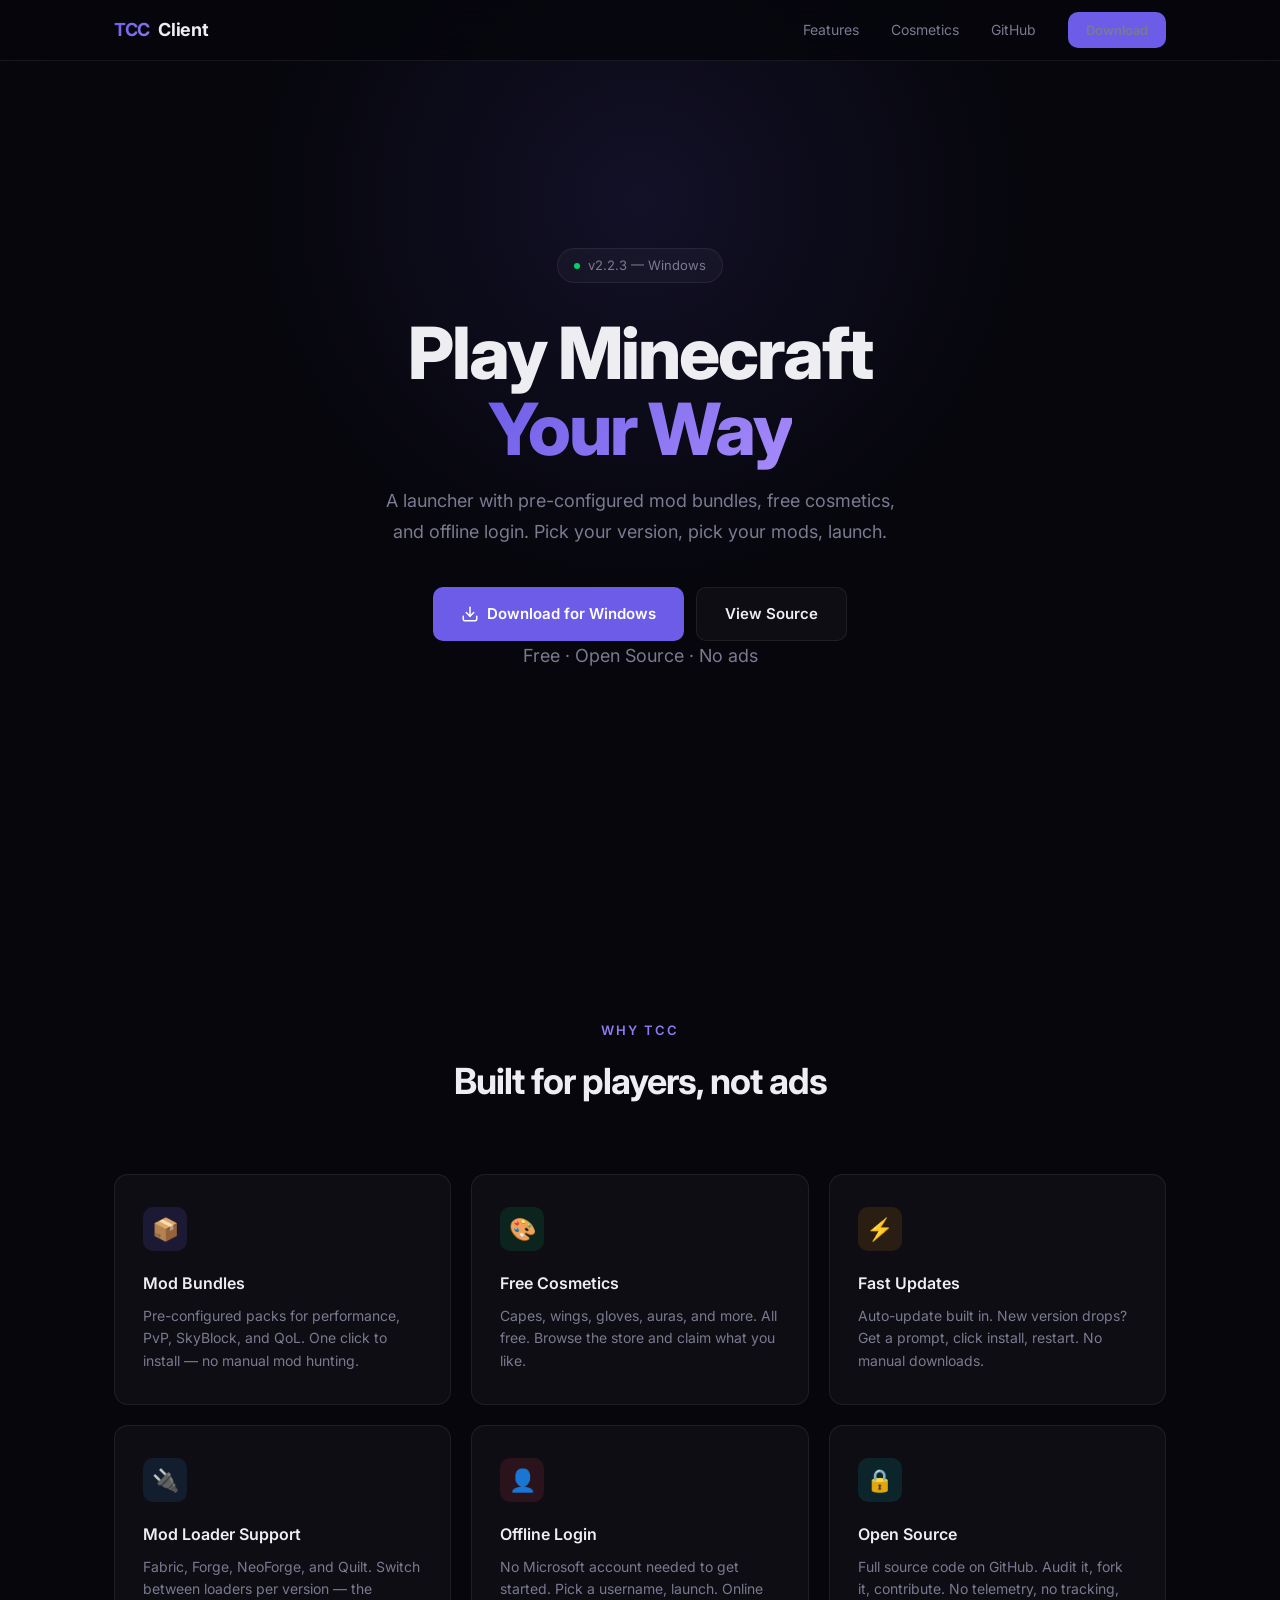
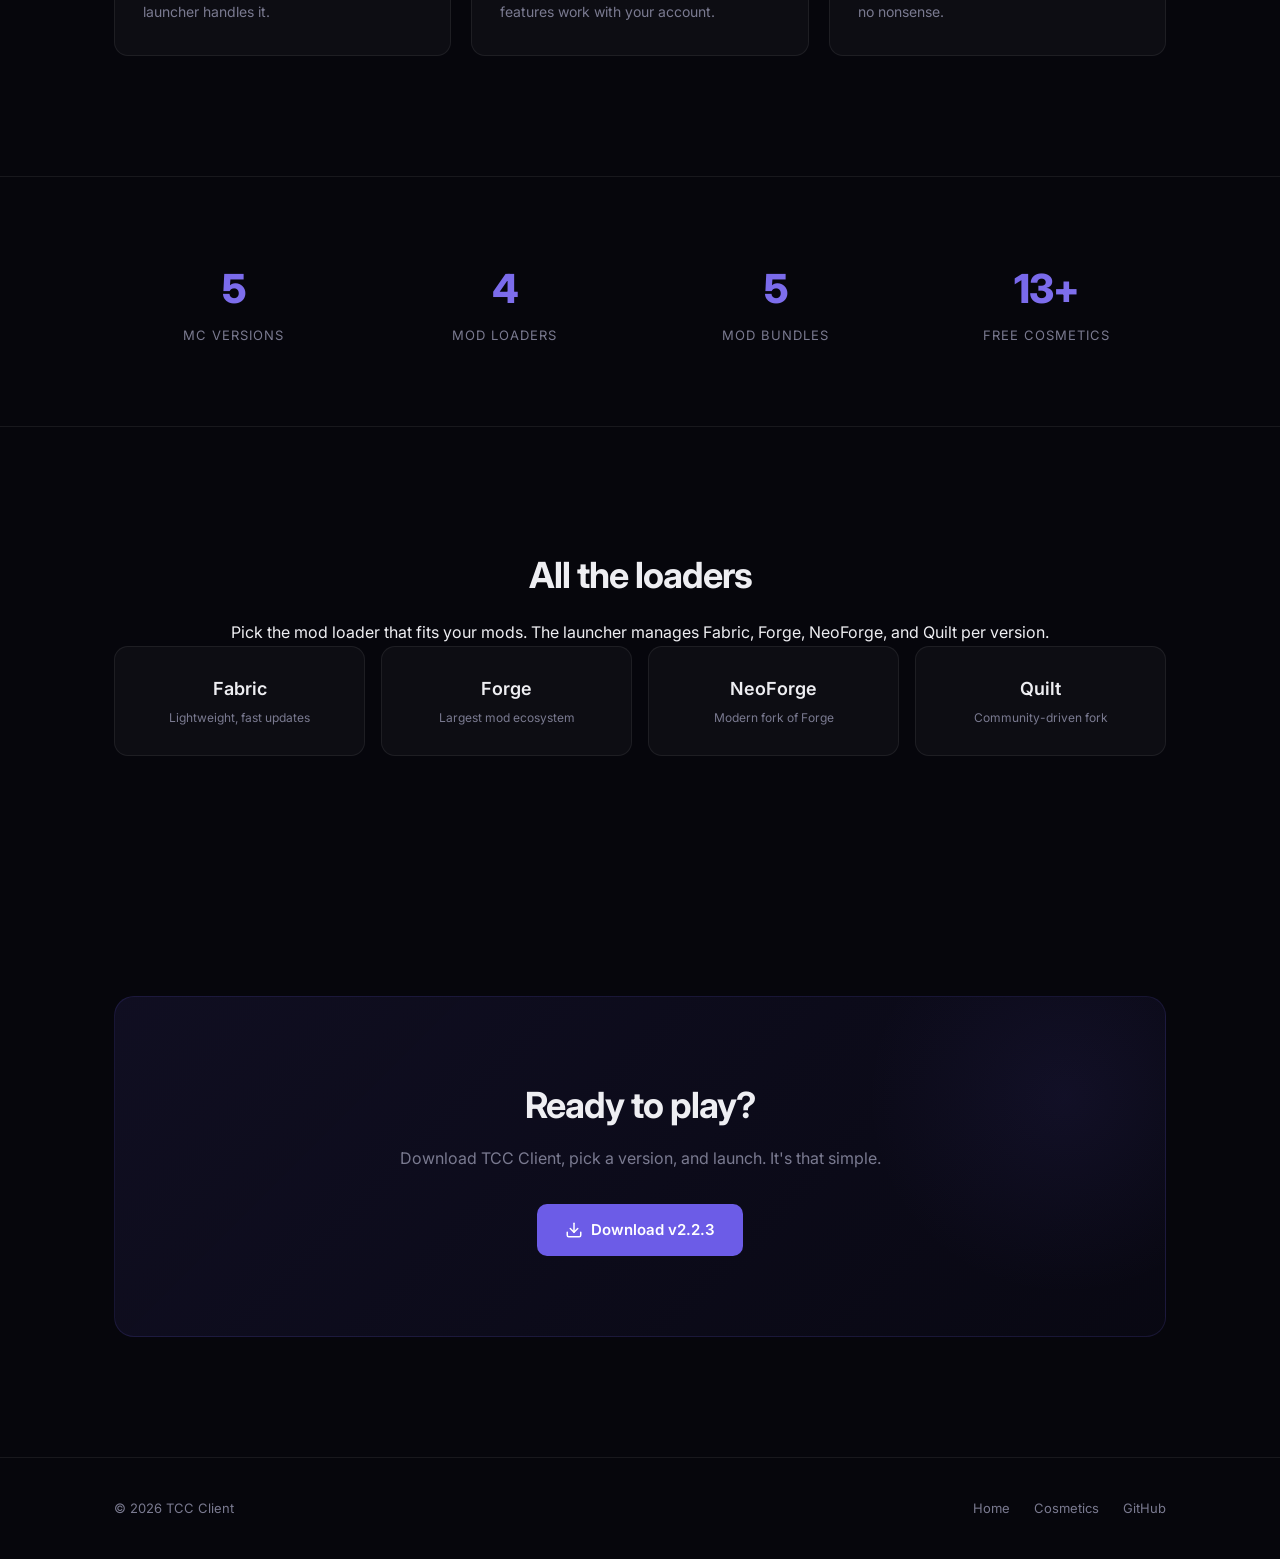
<file: backend/public/index.html>
<!DOCTYPE html>
<html lang="en">
<head>
  <meta charset="utf-8">
  <meta name="viewport" content="width=device-width, initial-scale=1">
  <title>TCC Client — Minecraft Launcher</title>
  <meta name="description" content="A fast, modded Minecraft launcher with pre-configured bundles, free cosmetics, and offline login support.">
  <link rel="icon" type="image/png" sizes="32x32" href="/favicon-32x32.png">
  <link rel="preconnect" href="https://fonts.googleapis.com">
  <link rel="preconnect" href="https://fonts.gstatic.com" crossorigin>
  <link href="https://fonts.googleapis.com/css2?family=Inter:wght@400;500;600;700;800&display=swap" rel="stylesheet">
  <style>
    *, *::before, *::after { box-sizing: border-box; margin: 0; padding: 0; }

    :root {
      --bg: #06060c;
      --surface: rgba(255,255,255,0.03);
      --border: rgba(255,255,255,0.07);
      --text: #eeeef2;
      --text-dim: #7a7a90;
      --accent: #6c5ce7;
      --accent-light: #8b7cf0;
      --green: #00d26a;
      --radius: 14px;
    }

    html { scroll-behavior: smooth; }

    body {
      font-family: 'Inter', -apple-system, BlinkMacSystemFont, sans-serif;
      background: var(--bg);
      color: var(--text);
      line-height: 1.6;
      -webkit-font-smoothing: antialiased;
      overflow-x: hidden;
    }

    a { color: inherit; text-decoration: none; }

    .container {
      max-width: 1100px;
      margin: 0 auto;
      padding: 0 24px;
    }

    /* ── Nav ── */
    nav {
      position: fixed;
      top: 0;
      width: 100%;
      z-index: 100;
      background: rgba(6,6,12,0.8);
      backdrop-filter: blur(20px);
      border-bottom: 1px solid var(--border);
    }
    nav .container {
      height: 60px;
      display: flex;
      align-items: center;
      justify-content: space-between;
    }
    .nav-logo {
      font-size: 18px;
      font-weight: 700;
      letter-spacing: -0.3px;
      display: flex;
      align-items: center;
      gap: 8px;
    }
    .nav-logo span {
      background: linear-gradient(135deg, var(--accent), var(--accent-light));
      -webkit-background-clip: text;
      -webkit-text-fill-color: transparent;
    }
    .nav-links {
      display: flex;
      gap: 32px;
      align-items: center;
    }
    .nav-links a {
      font-size: 14px;
      color: var(--text-dim);
      transition: color 0.2s;
    }
    .nav-links a:hover { color: var(--text); }

    /* ── Hero ── */
    .hero {
      min-height: 100vh;
      display: flex;
      align-items: center;
      justify-content: center;
      text-align: center;
      position: relative;
      padding-top: 60px;
    }
    .hero::before {
      content: '';
      position: absolute;
      top: -200px;
      left: 50%;
      transform: translateX(-50%);
      width: 800px;
      height: 800px;
      background: radial-gradient(circle, rgba(108,92,231,0.12) 0%, transparent 70%);
      pointer-events: none;
    }
    .hero-content {
      position: relative;
      z-index: 1;
    }
    .hero-tag {
      display: inline-flex;
      align-items: center;
      gap: 8px;
      padding: 6px 16px;
      border-radius: 24px;
      border: 1px solid var(--border);
      background: var(--surface);
      font-size: 13px;
      color: var(--text-dim);
      margin-bottom: 32px;
    }
    .hero-tag .dot {
      width: 6px;
      height: 6px;
      border-radius: 50%;
      background: var(--green);
    }
    .hero h1 {
      font-size: clamp(40px, 7vw, 72px);
      font-weight: 800;
      letter-spacing: -2px;
      line-height: 1.05;
      margin-bottom: 20px;
    }
    .hero h1 em {
      font-style: normal;
      background: linear-gradient(135deg, var(--accent), #a78bfa);
      -webkit-background-clip: text;
      -webkit-text-fill-color: transparent;
    }
    .hero p {
      font-size: 18px;
      color: var(--text-dim);
      max-width: 520px;
      margin: 0 auto 40px;
      line-height: 1.7;
    }
    .hero-buttons {
      display: flex;
      gap: 12px;
      justify-content: center;
      flex-wrap: wrap;
    }
    .btn {
      display: inline-flex;
      align-items: center;
      gap: 8px;
      padding: 14px 28px;
      border-radius: 10px;
      font-size: 15px;
      font-weight: 600;
      font-family: inherit;
      border: none;
      cursor: pointer;
      transition: transform 0.15s, opacity 0.15s;
    }
    .btn:hover { transform: translateY(-1px); }
    .btn:active { transform: translateY(0); }
    .btn-primary {
      background: var(--accent);
      color: white;
    }
    .btn-primary:hover { opacity: 0.92; }
    .btn-ghost {
      background: var(--surface);
      color: var(--text);
      border: 1px solid var(--border);
    }
    .btn-ghost:hover { background: rgba(255,255,255,0.06); }
    .hero-version {
      margin-top: 20px;
      font-size: 13px;
      color: var(--text-dim);
    }

    /* ── Features ── */
    .features {
      padding: 120px 0;
    }
    .features-label {
      text-align: center;
      font-size: 13px;
      text-transform: uppercase;
      letter-spacing: 2px;
      color: var(--accent-light);
      font-weight: 600;
      margin-bottom: 12px;
    }
    .features h2 {
      text-align: center;
      font-size: 36px;
      font-weight: 700;
      letter-spacing: -1px;
      margin-bottom: 64px;
    }
    .features-grid {
      display: grid;
      grid-template-columns: repeat(3, 1fr);
      gap: 20px;
    }
    .feature {
      padding: 32px 28px;
      border-radius: var(--radius);
      background: var(--surface);
      border: 1px solid var(--border);
      transition: border-color 0.3s;
    }
    .feature:hover { border-color: rgba(255,255,255,0.12); }
    .feature-icon {
      width: 44px;
      height: 44px;
      border-radius: 10px;
      display: flex;
      align-items: center;
      justify-content: center;
      font-size: 22px;
      margin-bottom: 20px;
    }
    .fi-purple { background: rgba(108,92,231,0.15); }
    .fi-green { background: rgba(0,210,106,0.12); }
    .fi-orange { background: rgba(255,149,0,0.12); }
    .fi-blue { background: rgba(56,152,236,0.12); }
    .fi-pink { background: rgba(255,71,87,0.12); }
    .fi-cyan { background: rgba(0,210,210,0.12); }
    .feature h3 {
      font-size: 16px;
      font-weight: 600;
      margin-bottom: 8px;
    }
    .feature p {
      font-size: 14px;
      color: var(--text-dim);
      line-height: 1.6;
    }

    /* ── Stats ── */
    .stats {
      padding: 80px 0;
      border-top: 1px solid var(--border);
      border-bottom: 1px solid var(--border);
    }
    .stats-grid {
      display: grid;
      grid-template-columns: repeat(4, 1fr);
      gap: 32px;
      text-align: center;
    }
    .stat-num {
      font-size: 40px;
      font-weight: 800;
      letter-spacing: -1px;
      background: linear-gradient(135deg, var(--accent), var(--accent-light));
      -webkit-background-clip: text;
      -webkit-text-fill-color: transparent;
    }
    .stat-label {
      font-size: 13px;
      color: var(--text-dim);
      margin-top: 4px;
      text-transform: uppercase;
      letter-spacing: 1px;
    }

    /* ── Modloaders ── */
    .modloaders {
      padding: 120px 0;
      text-align: center;
    }
    .modloaders h2 {
      font-size: 36px;
      font-weight: 700;
      letter-spacing: -1px;
      margin-bottom: 16px;
    }
    .modloaders > p {
      font-size: 16px;
      color: var(--text-dim);
      max-width: 480px;
      margin: 0 auto 48px;
    }
    .loader-grid {
      display: grid;
      grid-template-columns: repeat(4, 1fr);
      gap: 16px;
    }
    .loader-card {
      padding: 28px 16px;
      border-radius: var(--radius);
      background: var(--surface);
      border: 1px solid var(--border);
      transition: border-color 0.3s, transform 0.2s;
    }
    .loader-card:hover {
      border-color: var(--accent);
      transform: translateY(-2px);
    }
    .loader-card h3 {
      font-size: 18px;
      font-weight: 600;
      margin-bottom: 4px;
    }
    .loader-card p {
      font-size: 12px;
      color: var(--text-dim);
    }

    /* ── CTA ── */
    .cta {
      padding: 120px 0;
      text-align: center;
    }
    .cta-card {
      padding: 80px 40px;
      border-radius: 20px;
      background: linear-gradient(135deg, rgba(108,92,231,0.1) 0%, rgba(108,92,231,0.03) 100%);
      border: 1px solid rgba(108,92,231,0.15);
      position: relative;
      overflow: hidden;
    }
    .cta-card::before {
      content: '';
      position: absolute;
      top: -100px;
      right: -100px;
      width: 400px;
      height: 400px;
      background: radial-gradient(circle, rgba(108,92,231,0.08) 0%, transparent 70%);
      pointer-events: none;
    }
    .cta-card h2 {
      font-size: 36px;
      font-weight: 700;
      letter-spacing: -1px;
      margin-bottom: 12px;
      position: relative;
    }
    .cta-card p {
      font-size: 16px;
      color: var(--text-dim);
      margin-bottom: 32px;
      position: relative;
    }
    .cta-card .btn { position: relative; }

    /* ── Footer ── */
    footer {
      padding: 40px 0;
      border-top: 1px solid var(--border);
    }
    footer .container {
      display: flex;
      justify-content: space-between;
      align-items: center;
      flex-wrap: wrap;
      gap: 16px;
    }
    footer p {
      font-size: 13px;
      color: var(--text-dim);
    }
    .footer-links {
      display: flex;
      gap: 24px;
    }
    .footer-links a {
      font-size: 13px;
      color: var(--text-dim);
      transition: color 0.2s;
    }
    .footer-links a:hover { color: var(--text); }

    @media (max-width: 768px) {
      .features-grid { grid-template-columns: 1fr; }
      .stats-grid { grid-template-columns: repeat(2, 1fr); }
      .loader-grid { grid-template-columns: repeat(2, 1fr); }
      .nav-links { gap: 16px; }
      .nav-links a:not(:last-child) { display: none; }
      .hero h1 { letter-spacing: -1px; }
    }
  </style>
</head>
<body>

  <!-- Nav -->
  <nav>
    <div class="container">
      <a href="/" class="nav-logo">
        <span>TCC</span> Client
      </a>
      <div class="nav-links">
        <a href="#features">Features</a>
        <a href="/store">Cosmetics</a>
        <a href="https://github.com/pnbx/TCC-Launcher">GitHub</a>
        <a href="https://github.com/pnbx/TCC-Launcher/releases/latest" class="btn btn-primary" style="padding: 8px 18px; font-size: 13px;">Download</a>
      </div>
    </div>
  </nav>

  <!-- Hero -->
  <section class="hero">
    <div class="hero-content">
      <div class="hero-tag">
        <span class="dot"></span>
        v2.2.3 — Windows
      </div>
      <h1>Play Minecraft<br><em>Your Way</em></h1>
      <p>A launcher with pre-configured mod bundles, free cosmetics, and offline login. Pick your version, pick your mods, launch.</p>
      <div class="hero-buttons">
        <a href="https://github.com/pnbx/TCC-Launcher/releases/latest" class="btn btn-primary">
          <svg width="18" height="18" viewBox="0 0 24 24" fill="none" stroke="currentColor" stroke-width="2" stroke-linecap="round"><path d="M21 15v4a2 2 0 01-2 2H5a2 2 0 01-2-2v-4"/><polyline points="7 10 12 15 17 10"/><line x1="12" y1="15" x2="12" y2="3"/></svg>
          Download for Windows
        </a>
        <a href="https://github.com/pnbx/TCC-Launcher" class="btn btn-ghost">
          View Source
        </a>
      </div>
      <p class="hero-version">Free · Open Source · No ads</p>
    </div>
  </section>

  <!-- Features -->
  <section class="features" id="features">
    <div class="container">
      <p class="features-label">Why TCC</p>
      <h2>Built for players, not ads</h2>
      <div class="features-grid">
        <div class="feature">
          <div class="feature-icon fi-purple">📦</div>
          <h3>Mod Bundles</h3>
          <p>Pre-configured packs for performance, PvP, SkyBlock, and QoL. One click to install — no manual mod hunting.</p>
        </div>
        <div class="feature">
          <div class="feature-icon fi-green">🎨</div>
          <h3>Free Cosmetics</h3>
          <p>Capes, wings, gloves, auras, and more. All free. Browse the store and claim what you like.</p>
        </div>
        <div class="feature">
          <div class="feature-icon fi-orange">⚡</div>
          <h3>Fast Updates</h3>
          <p>Auto-update built in. New version drops? Get a prompt, click install, restart. No manual downloads.</p>
        </div>
        <div class="feature">
          <div class="feature-icon fi-blue">🔌</div>
          <h3>Mod Loader Support</h3>
          <p>Fabric, Forge, NeoForge, and Quilt. Switch between loaders per version — the launcher handles it.</p>
        </div>
        <div class="feature">
          <div class="feature-icon fi-pink">👤</div>
          <h3>Offline Login</h3>
          <p>No Microsoft account needed to get started. Pick a username, launch. Online features work with your account.</p>
        </div>
        <div class="feature">
          <div class="feature-icon fi-cyan">🔒</div>
          <h3>Open Source</h3>
          <p>Full source code on GitHub. Audit it, fork it, contribute. No telemetry, no tracking, no nonsense.</p>
        </div>
      </div>
    </div>
  </section>

  <!-- Stats -->
  <section class="stats">
    <div class="container">
      <div class="stats-grid">
        <div>
          <div class="stat-num">5</div>
          <div class="stat-label">MC Versions</div>
        </div>
        <div>
          <div class="stat-num">4</div>
          <div class="stat-label">Mod Loaders</div>
        </div>
        <div>
          <div class="stat-num">5</div>
          <div class="stat-label">Mod Bundles</div>
        </div>
        <div>
          <div class="stat-num">13+</div>
          <div class="stat-label">Free Cosmetics</div>
        </div>
      </div>
    </div>
  </section>

  <!-- Modloaders -->
  <section class="modloaders">
    <div class="container">
      <h2>All the loaders</h2>
      <p>Pick the mod loader that fits your mods. The launcher manages Fabric, Forge, NeoForge, and Quilt per version.</p>
      <div class="loader-grid">
        <div class="loader-card">
          <h3>Fabric</h3>
          <p>Lightweight, fast updates</p>
        </div>
        <div class="loader-card">
          <h3>Forge</h3>
          <p>Largest mod ecosystem</p>
        </div>
        <div class="loader-card">
          <h3>NeoForge</h3>
          <p>Modern fork of Forge</p>
        </div>
        <div class="loader-card">
          <h3>Quilt</h3>
          <p>Community-driven fork</p>
        </div>
      </div>
    </div>
  </section>

  <!-- CTA -->
  <section class="cta">
    <div class="container">
      <div class="cta-card">
        <h2>Ready to play?</h2>
        <p>Download TCC Client, pick a version, and launch. It's that simple.</p>
        <a href="https://github.com/pnbx/TCC-Launcher/releases/latest" class="btn btn-primary">
          <svg width="18" height="18" viewBox="0 0 24 24" fill="none" stroke="currentColor" stroke-width="2" stroke-linecap="round"><path d="M21 15v4a2 2 0 01-2 2H5a2 2 0 01-2-2v-4"/><polyline points="7 10 12 15 17 10"/><line x1="12" y1="15" x2="12" y2="3"/></svg>
          Download v2.2.3
        </a>
      </div>
    </div>
  </section>

  <!-- Footer -->
  <footer>
    <div class="container">
      <p>© 2026 TCC Client</p>
      <div class="footer-links">
        <a href="https://theazizi.space">Home</a>
        <a href="/store">Cosmetics</a>
        <a href="https://github.com/pnbx/TCC-Launcher">GitHub</a>
      </div>
    </div>
  </footer>

</body>
</html>
</file>
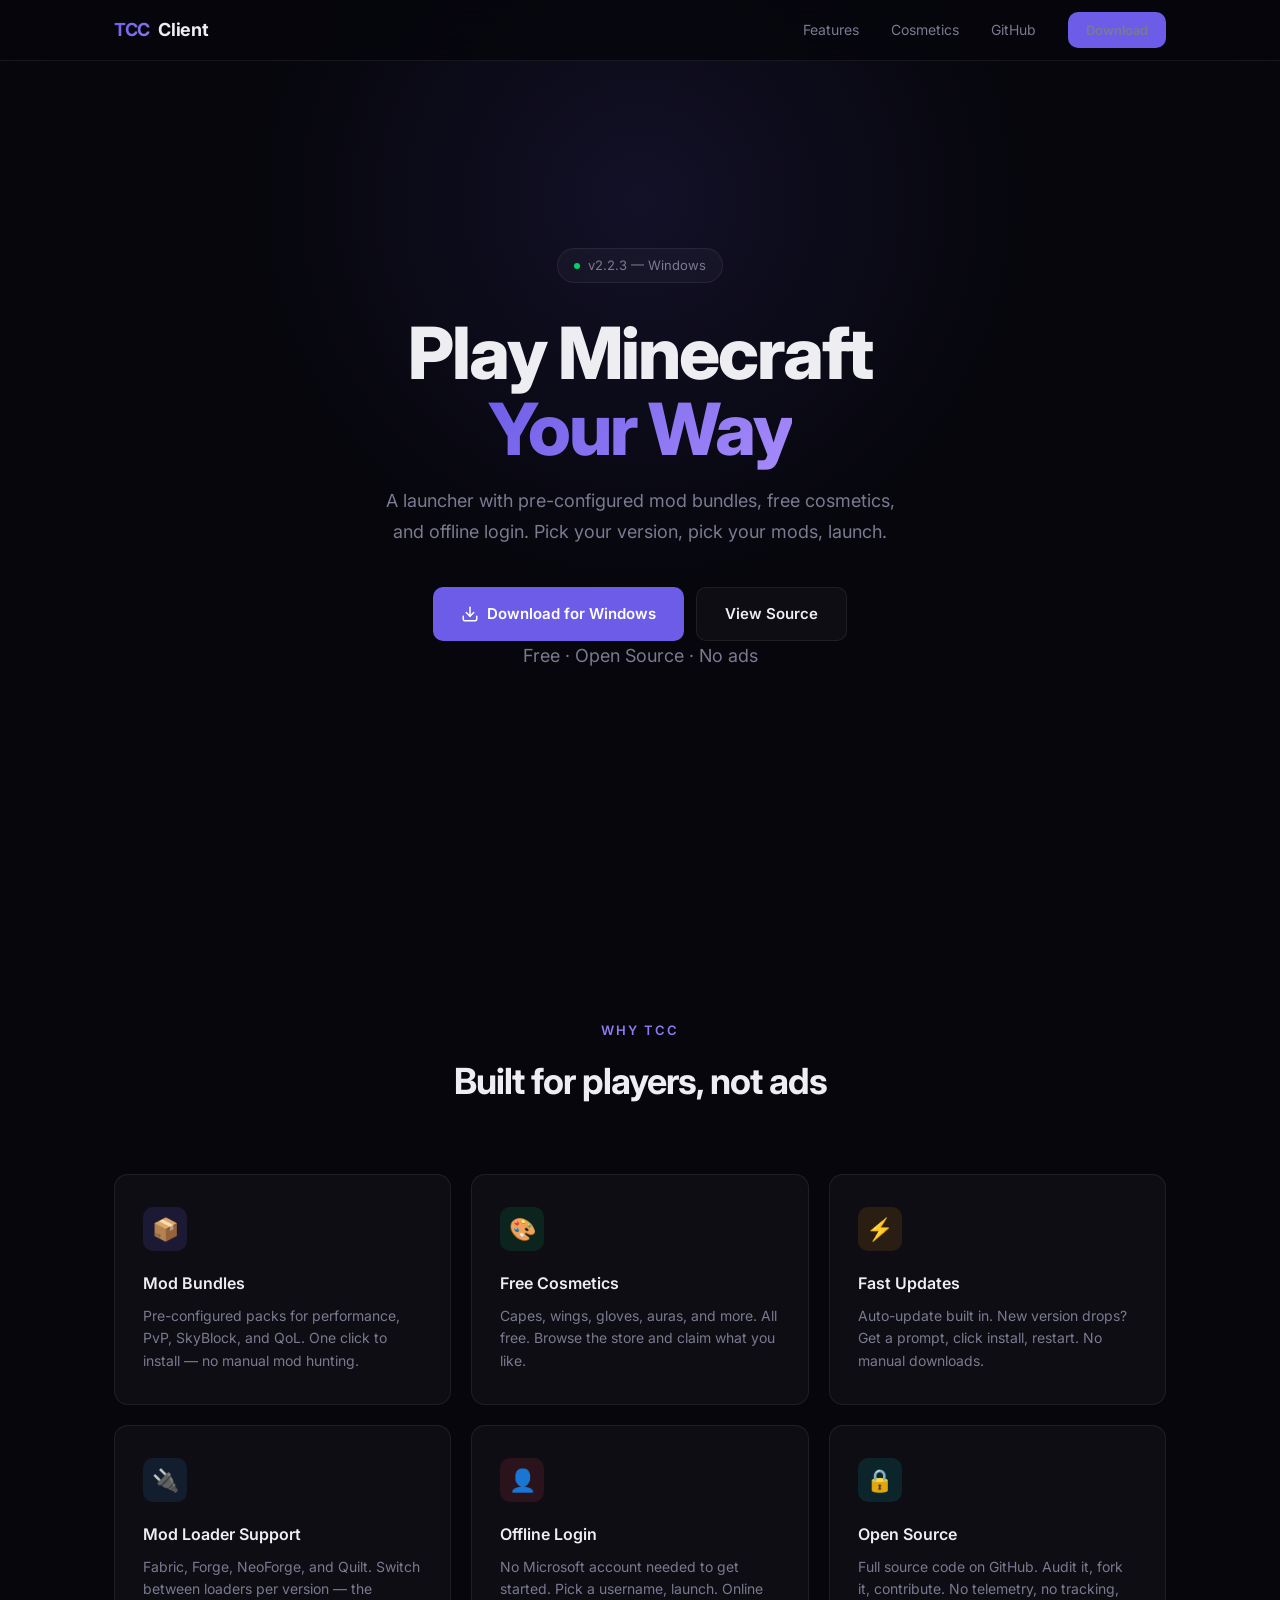
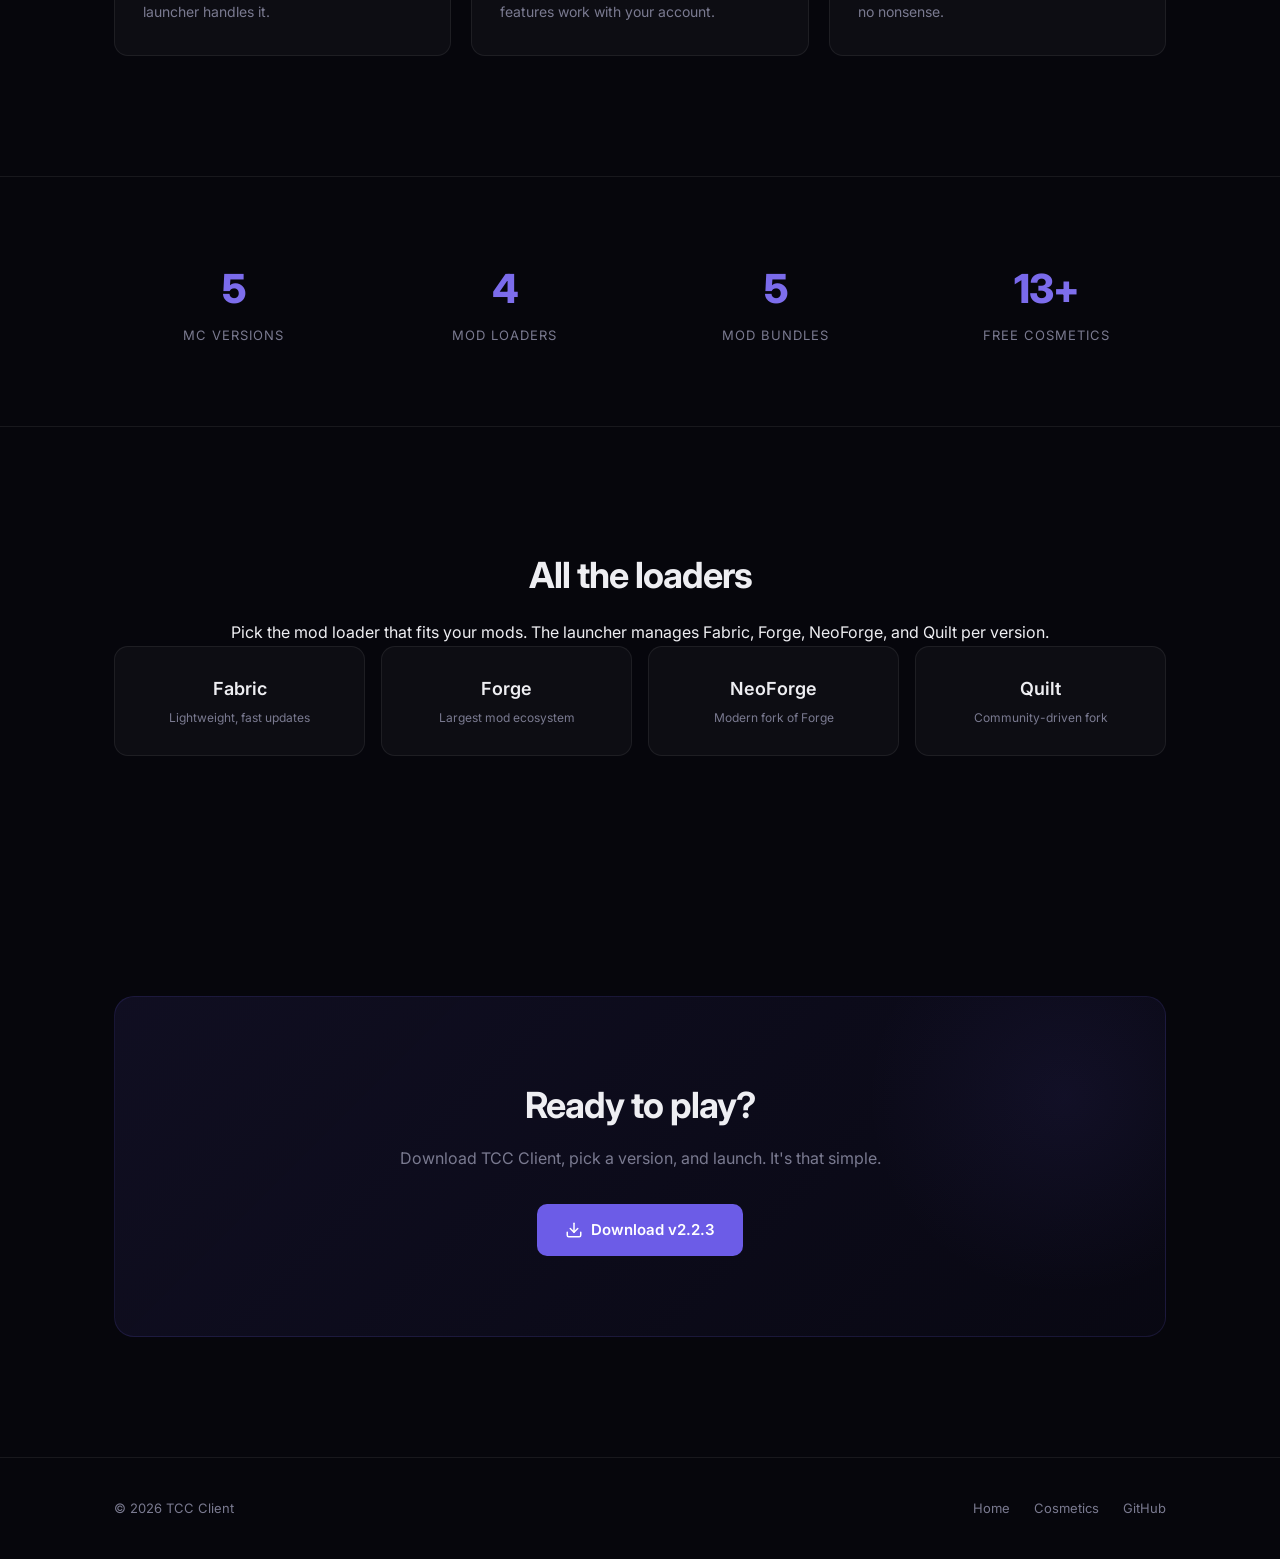
<file: web/landing/index.html>
<!DOCTYPE html>
<html lang="en">
<head>
  <meta charset="utf-8">
  <meta name="viewport" content="width=device-width, initial-scale=1">
  <title>TCC Client — Minecraft Launcher</title>
  <meta name="description" content="A fast, modded Minecraft launcher with pre-configured bundles, free cosmetics, and offline login support.">
  <link rel="icon" type="image/png" sizes="32x32" href="../store/images/favicon-32x32.png">
  <link rel="preconnect" href="https://fonts.googleapis.com">
  <link rel="preconnect" href="https://fonts.gstatic.com" crossorigin>
  <link href="https://fonts.googleapis.com/css2?family=Inter:wght@400;500;600;700;800&display=swap" rel="stylesheet">
  <style>
    *, *::before, *::after { box-sizing: border-box; margin: 0; padding: 0; }

    :root {
      --bg: #06060c;
      --surface: rgba(255,255,255,0.03);
      --border: rgba(255,255,255,0.07);
      --text: #eeeef2;
      --text-dim: #7a7a90;
      --accent: #6c5ce7;
      --accent-light: #8b7cf0;
      --green: #00d26a;
      --radius: 14px;
    }

    html { scroll-behavior: smooth; }

    body {
      font-family: 'Inter', -apple-system, BlinkMacSystemFont, sans-serif;
      background: var(--bg);
      color: var(--text);
      line-height: 1.6;
      -webkit-font-smoothing: antialiased;
      overflow-x: hidden;
    }

    a { color: inherit; text-decoration: none; }

    .container {
      max-width: 1100px;
      margin: 0 auto;
      padding: 0 24px;
    }

    /* ── Nav ── */
    nav {
      position: fixed;
      top: 0;
      width: 100%;
      z-index: 100;
      background: rgba(6,6,12,0.8);
      backdrop-filter: blur(20px);
      border-bottom: 1px solid var(--border);
    }
    nav .container {
      height: 60px;
      display: flex;
      align-items: center;
      justify-content: space-between;
    }
    .nav-logo {
      font-size: 18px;
      font-weight: 700;
      letter-spacing: -0.3px;
      display: flex;
      align-items: center;
      gap: 8px;
    }
    .nav-logo span {
      background: linear-gradient(135deg, var(--accent), var(--accent-light));
      -webkit-background-clip: text;
      -webkit-text-fill-color: transparent;
    }
    .nav-links {
      display: flex;
      gap: 32px;
      align-items: center;
    }
    .nav-links a {
      font-size: 14px;
      color: var(--text-dim);
      transition: color 0.2s;
    }
    .nav-links a:hover { color: var(--text); }

    /* ── Hero ── */
    .hero {
      min-height: 100vh;
      display: flex;
      align-items: center;
      justify-content: center;
      text-align: center;
      position: relative;
      padding-top: 60px;
    }
    .hero::before {
      content: '';
      position: absolute;
      top: -200px;
      left: 50%;
      transform: translateX(-50%);
      width: 800px;
      height: 800px;
      background: radial-gradient(circle, rgba(108,92,231,0.12) 0%, transparent 70%);
      pointer-events: none;
    }
    .hero-content {
      position: relative;
      z-index: 1;
    }
    .hero-tag {
      display: inline-flex;
      align-items: center;
      gap: 8px;
      padding: 6px 16px;
      border-radius: 24px;
      border: 1px solid var(--border);
      background: var(--surface);
      font-size: 13px;
      color: var(--text-dim);
      margin-bottom: 32px;
    }
    .hero-tag .dot {
      width: 6px;
      height: 6px;
      border-radius: 50%;
      background: var(--green);
    }
    .hero h1 {
      font-size: clamp(40px, 7vw, 72px);
      font-weight: 800;
      letter-spacing: -2px;
      line-height: 1.05;
      margin-bottom: 20px;
    }
    .hero h1 em {
      font-style: normal;
      background: linear-gradient(135deg, var(--accent), #a78bfa);
      -webkit-background-clip: text;
      -webkit-text-fill-color: transparent;
    }
    .hero p {
      font-size: 18px;
      color: var(--text-dim);
      max-width: 520px;
      margin: 0 auto 40px;
      line-height: 1.7;
    }
    .hero-buttons {
      display: flex;
      gap: 12px;
      justify-content: center;
      flex-wrap: wrap;
    }
    .btn {
      display: inline-flex;
      align-items: center;
      gap: 8px;
      padding: 14px 28px;
      border-radius: 10px;
      font-size: 15px;
      font-weight: 600;
      font-family: inherit;
      border: none;
      cursor: pointer;
      transition: transform 0.15s, opacity 0.15s;
    }
    .btn:hover { transform: translateY(-1px); }
    .btn:active { transform: translateY(0); }
    .btn-primary {
      background: var(--accent);
      color: white;
    }
    .btn-primary:hover { opacity: 0.92; }
    .btn-ghost {
      background: var(--surface);
      color: var(--text);
      border: 1px solid var(--border);
    }
    .btn-ghost:hover { background: rgba(255,255,255,0.06); }
    .hero-version {
      margin-top: 20px;
      font-size: 13px;
      color: var(--text-dim);
    }

    /* ── Features ── */
    .features {
      padding: 120px 0;
    }
    .features-label {
      text-align: center;
      font-size: 13px;
      text-transform: uppercase;
      letter-spacing: 2px;
      color: var(--accent-light);
      font-weight: 600;
      margin-bottom: 12px;
    }
    .features h2 {
      text-align: center;
      font-size: 36px;
      font-weight: 700;
      letter-spacing: -1px;
      margin-bottom: 64px;
    }
    .features-grid {
      display: grid;
      grid-template-columns: repeat(3, 1fr);
      gap: 20px;
    }
    .feature {
      padding: 32px 28px;
      border-radius: var(--radius);
      background: var(--surface);
      border: 1px solid var(--border);
      transition: border-color 0.3s;
    }
    .feature:hover { border-color: rgba(255,255,255,0.12); }
    .feature-icon {
      width: 44px;
      height: 44px;
      border-radius: 10px;
      display: flex;
      align-items: center;
      justify-content: center;
      font-size: 22px;
      margin-bottom: 20px;
    }
    .fi-purple { background: rgba(108,92,231,0.15); }
    .fi-green { background: rgba(0,210,106,0.12); }
    .fi-orange { background: rgba(255,149,0,0.12); }
    .fi-blue { background: rgba(56,152,236,0.12); }
    .fi-pink { background: rgba(255,71,87,0.12); }
    .fi-cyan { background: rgba(0,210,210,0.12); }
    .feature h3 {
      font-size: 16px;
      font-weight: 600;
      margin-bottom: 8px;
    }
    .feature p {
      font-size: 14px;
      color: var(--text-dim);
      line-height: 1.6;
    }

    /* ── Stats ── */
    .stats {
      padding: 80px 0;
      border-top: 1px solid var(--border);
      border-bottom: 1px solid var(--border);
    }
    .stats-grid {
      display: grid;
      grid-template-columns: repeat(4, 1fr);
      gap: 32px;
      text-align: center;
    }
    .stat-num {
      font-size: 40px;
      font-weight: 800;
      letter-spacing: -1px;
      background: linear-gradient(135deg, var(--accent), var(--accent-light));
      -webkit-background-clip: text;
      -webkit-text-fill-color: transparent;
    }
    .stat-label {
      font-size: 13px;
      color: var(--text-dim);
      margin-top: 4px;
      text-transform: uppercase;
      letter-spacing: 1px;
    }

    /* ── Modloaders ── */
    .modloaders {
      padding: 120px 0;
      text-align: center;
    }
    .modloaders h2 {
      font-size: 36px;
      font-weight: 700;
      letter-spacing: -1px;
      margin-bottom: 16px;
    }
    .modloaders > p {
      font-size: 16px;
      color: var(--text-dim);
      max-width: 480px;
      margin: 0 auto 48px;
    }
    .loader-grid {
      display: grid;
      grid-template-columns: repeat(4, 1fr);
      gap: 16px;
    }
    .loader-card {
      padding: 28px 16px;
      border-radius: var(--radius);
      background: var(--surface);
      border: 1px solid var(--border);
      transition: border-color 0.3s, transform 0.2s;
    }
    .loader-card:hover {
      border-color: var(--accent);
      transform: translateY(-2px);
    }
    .loader-card h3 {
      font-size: 18px;
      font-weight: 600;
      margin-bottom: 4px;
    }
    .loader-card p {
      font-size: 12px;
      color: var(--text-dim);
    }

    /* ── CTA ── */
    .cta {
      padding: 120px 0;
      text-align: center;
    }
    .cta-card {
      padding: 80px 40px;
      border-radius: 20px;
      background: linear-gradient(135deg, rgba(108,92,231,0.1) 0%, rgba(108,92,231,0.03) 100%);
      border: 1px solid rgba(108,92,231,0.15);
      position: relative;
      overflow: hidden;
    }
    .cta-card::before {
      content: '';
      position: absolute;
      top: -100px;
      right: -100px;
      width: 400px;
      height: 400px;
      background: radial-gradient(circle, rgba(108,92,231,0.08) 0%, transparent 70%);
      pointer-events: none;
    }
    .cta-card h2 {
      font-size: 36px;
      font-weight: 700;
      letter-spacing: -1px;
      margin-bottom: 12px;
      position: relative;
    }
    .cta-card p {
      font-size: 16px;
      color: var(--text-dim);
      margin-bottom: 32px;
      position: relative;
    }
    .cta-card .btn { position: relative; }

    /* ── Footer ── */
    footer {
      padding: 40px 0;
      border-top: 1px solid var(--border);
    }
    footer .container {
      display: flex;
      justify-content: space-between;
      align-items: center;
      flex-wrap: wrap;
      gap: 16px;
    }
    footer p {
      font-size: 13px;
      color: var(--text-dim);
    }
    .footer-links {
      display: flex;
      gap: 24px;
    }
    .footer-links a {
      font-size: 13px;
      color: var(--text-dim);
      transition: color 0.2s;
    }
    .footer-links a:hover { color: var(--text); }

    @media (max-width: 768px) {
      .features-grid { grid-template-columns: 1fr; }
      .stats-grid { grid-template-columns: repeat(2, 1fr); }
      .loader-grid { grid-template-columns: repeat(2, 1fr); }
      .nav-links { gap: 16px; }
      .nav-links a:not(:last-child) { display: none; }
      .hero h1 { letter-spacing: -1px; }
    }
  </style>
</head>
<body>

  <!-- Nav -->
  <nav>
    <div class="container">
      <a href="/" class="nav-logo">
        <span>TCC</span> Client
      </a>
      <div class="nav-links">
        <a href="#features">Features</a>
        <a href="https://store.theazizi.space">Cosmetics</a>
        <a href="https://github.com/pnbx/TCC-Launcher">GitHub</a>
        <a href="https://github.com/pnbx/TCC-Launcher/releases/latest" class="btn btn-primary" style="padding: 8px 18px; font-size: 13px;">Download</a>
      </div>
    </div>
  </nav>

  <!-- Hero -->
  <section class="hero">
    <div class="hero-content">
      <div class="hero-tag">
        <span class="dot"></span>
        v2.2.3 — Windows
      </div>
      <h1>Play Minecraft<br><em>Your Way</em></h1>
      <p>A launcher with pre-configured mod bundles, free cosmetics, and offline login. Pick your version, pick your mods, launch.</p>
      <div class="hero-buttons">
        <a href="https://github.com/pnbx/TCC-Launcher/releases/latest" class="btn btn-primary">
          <svg width="18" height="18" viewBox="0 0 24 24" fill="none" stroke="currentColor" stroke-width="2" stroke-linecap="round"><path d="M21 15v4a2 2 0 01-2 2H5a2 2 0 01-2-2v-4"/><polyline points="7 10 12 15 17 10"/><line x1="12" y1="15" x2="12" y2="3"/></svg>
          Download for Windows
        </a>
        <a href="https://github.com/pnbx/TCC-Launcher" class="btn btn-ghost">
          View Source
        </a>
      </div>
      <p class="hero-version">Free · Open Source · No ads</p>
    </div>
  </section>

  <!-- Features -->
  <section class="features" id="features">
    <div class="container">
      <p class="features-label">Why TCC</p>
      <h2>Built for players, not ads</h2>
      <div class="features-grid">
        <div class="feature">
          <div class="feature-icon fi-purple">📦</div>
          <h3>Mod Bundles</h3>
          <p>Pre-configured packs for performance, PvP, SkyBlock, and QoL. One click to install — no manual mod hunting.</p>
        </div>
        <div class="feature">
          <div class="feature-icon fi-green">🎨</div>
          <h3>Free Cosmetics</h3>
          <p>Capes, wings, gloves, auras, and more. All free. Browse the store and claim what you like.</p>
        </div>
        <div class="feature">
          <div class="feature-icon fi-orange">⚡</div>
          <h3>Fast Updates</h3>
          <p>Auto-update built in. New version drops? Get a prompt, click install, restart. No manual downloads.</p>
        </div>
        <div class="feature">
          <div class="feature-icon fi-blue">🔌</div>
          <h3>Mod Loader Support</h3>
          <p>Fabric, Forge, NeoForge, and Quilt. Switch between loaders per version — the launcher handles it.</p>
        </div>
        <div class="feature">
          <div class="feature-icon fi-pink">👤</div>
          <h3>Offline Login</h3>
          <p>No Microsoft account needed to get started. Pick a username, launch. Online features work with your account.</p>
        </div>
        <div class="feature">
          <div class="feature-icon fi-cyan">🔒</div>
          <h3>Open Source</h3>
          <p>Full source code on GitHub. Audit it, fork it, contribute. No telemetry, no tracking, no nonsense.</p>
        </div>
      </div>
    </div>
  </section>

  <!-- Stats -->
  <section class="stats">
    <div class="container">
      <div class="stats-grid">
        <div>
          <div class="stat-num">5</div>
          <div class="stat-label">MC Versions</div>
        </div>
        <div>
          <div class="stat-num">4</div>
          <div class="stat-label">Mod Loaders</div>
        </div>
        <div>
          <div class="stat-num">5</div>
          <div class="stat-label">Mod Bundles</div>
        </div>
        <div>
          <div class="stat-num">13+</div>
          <div class="stat-label">Free Cosmetics</div>
        </div>
      </div>
    </div>
  </section>

  <!-- Modloaders -->
  <section class="modloaders">
    <div class="container">
      <h2>All the loaders</h2>
      <p>Pick the mod loader that fits your mods. The launcher manages Fabric, Forge, NeoForge, and Quilt per version.</p>
      <div class="loader-grid">
        <div class="loader-card">
          <h3>Fabric</h3>
          <p>Lightweight, fast updates</p>
        </div>
        <div class="loader-card">
          <h3>Forge</h3>
          <p>Largest mod ecosystem</p>
        </div>
        <div class="loader-card">
          <h3>NeoForge</h3>
          <p>Modern fork of Forge</p>
        </div>
        <div class="loader-card">
          <h3>Quilt</h3>
          <p>Community-driven fork</p>
        </div>
      </div>
    </div>
  </section>

  <!-- CTA -->
  <section class="cta">
    <div class="container">
      <div class="cta-card">
        <h2>Ready to play?</h2>
        <p>Download TCC Client, pick a version, and launch. It's that simple.</p>
        <a href="https://github.com/pnbx/TCC-Launcher/releases/latest" class="btn btn-primary">
          <svg width="18" height="18" viewBox="0 0 24 24" fill="none" stroke="currentColor" stroke-width="2" stroke-linecap="round"><path d="M21 15v4a2 2 0 01-2 2H5a2 2 0 01-2-2v-4"/><polyline points="7 10 12 15 17 10"/><line x1="12" y1="15" x2="12" y2="3"/></svg>
          Download v2.2.3
        </a>
      </div>
    </div>
  </section>

  <!-- Footer -->
  <footer>
    <div class="container">
      <p>© 2026 TCC Client</p>
      <div class="footer-links">
        <a href="https://theazizi.space">Home</a>
        <a href="https://store.theazizi.space">Cosmetics</a>
        <a href="https://github.com/pnbx/TCC-Launcher">GitHub</a>
      </div>
    </div>
  </footer>

</body>
</html>
</file>
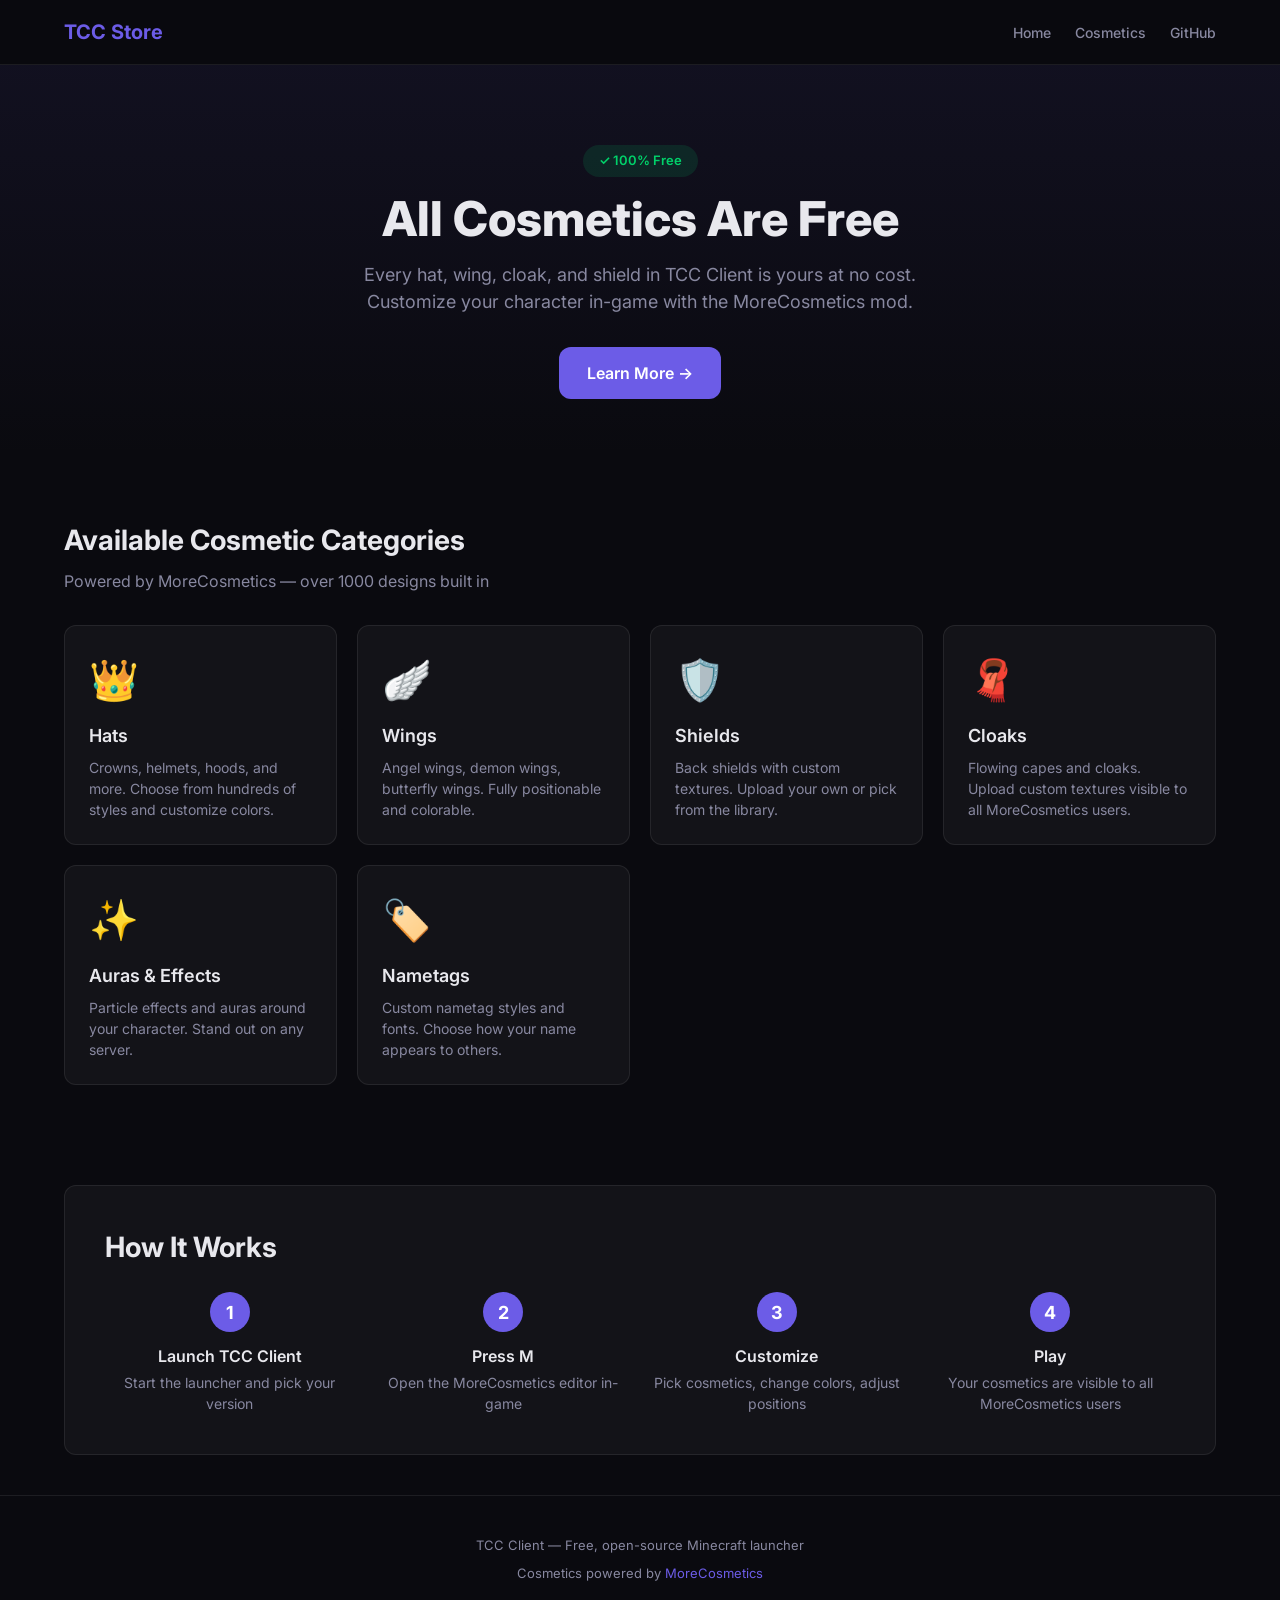
<file: web/store/index.html>
<!DOCTYPE html>
<html lang="en">
<head>
  <meta charset="utf-8">
  <meta name="viewport" content="width=device-width, initial-scale=1">
  <title>TCC Store — Free Cosmetics</title>
  <link rel="icon" type="image/png" sizes="32x32" href="images/favicon-32x32.png">
  <link rel="preconnect" href="https://fonts.googleapis.com">
  <link rel="preconnect" href="https://fonts.gstatic.com" crossorigin>
  <link href="https://fonts.googleapis.com/css2?family=Inter:wght@400;500;600;700&display=swap" rel="stylesheet">
  <style>
    *, *::before, *::after { box-sizing: border-box; margin: 0; padding: 0; }
    :root {
      --bg: #0a0a0f;
      --surface: rgba(255,255,255,0.04);
      --surface-hover: rgba(255,255,255,0.08);
      --border: rgba(255,255,255,0.08);
      --text: #e8e8ed;
      --text-muted: #8888a0;
      --accent: #6c5ce7;
      --accent-glow: rgba(108,92,231,0.25);
      --green: #00d26a;
      --green-bg: rgba(0,210,106,0.12);
      --radius: 12px;
      --max-w: 1200px;
    }
    body {
      font-family: 'Inter', -apple-system, BlinkMacSystemFont, sans-serif;
      background: var(--bg);
      color: var(--text);
      line-height: 1.5;
      -webkit-font-smoothing: antialiased;
      min-height: 100vh;
    }
    a { color: inherit; text-decoration: none; }
    .header {
      position: sticky; top: 0; z-index: 100;
      background: rgba(10,10,15,0.85);
      backdrop-filter: blur(20px);
      border-bottom: 1px solid var(--border);
    }
    .header-inner {
      max-width: var(--max-w); margin: 0 auto;
      padding: 0 24px; height: 64px;
      display: flex; align-items: center; justify-content: space-between;
    }
    .logo { font-size: 20px; font-weight: 700; color: var(--accent); }
    .nav-links { display: flex; gap: 24px; }
    .nav-links a { color: var(--text-muted); font-size: 14px; font-weight: 500; transition: color .2s; }
    .nav-links a:hover { color: var(--text); }
    .hero {
      text-align: center; padding: 80px 24px 60px;
      background: linear-gradient(180deg, rgba(108,92,231,0.08) 0%, transparent 100%);
    }
    .hero-badge {
      display: inline-block; padding: 6px 16px; border-radius: 20px;
      background: var(--green-bg); color: var(--green);
      font-size: 13px; font-weight: 600; margin-bottom: 16px;
    }
    .hero h1 { font-size: 48px; font-weight: 800; margin-bottom: 16px; line-height: 1.1; }
    .hero p { font-size: 18px; color: var(--text-muted); max-width: 600px; margin: 0 auto 32px; }
    .hero-cta {
      display: inline-flex; align-items: center; gap: 8px;
      padding: 14px 28px; border-radius: var(--radius);
      background: var(--accent); color: white;
      font-size: 16px; font-weight: 600; transition: all .2s;
    }
    .hero-cta:hover { transform: translateY(-2px); box-shadow: 0 8px 24px var(--accent-glow); }
    .container { max-width: var(--max-w); margin: 0 auto; padding: 0 24px; }
    .section { padding: 60px 0; }
    .section-title { font-size: 28px; font-weight: 700; margin-bottom: 8px; }
    .section-sub { color: var(--text-muted); margin-bottom: 32px; }
    .categories {
      display: grid; grid-template-columns: repeat(auto-fit, minmax(260px, 1fr));
      gap: 20px;
    }
    .category-card {
      background: var(--surface); border: 1px solid var(--border);
      border-radius: var(--radius); padding: 24px;
      transition: all .2s; cursor: default;
    }
    .category-card:hover {
      background: var(--surface-hover);
      border-color: var(--accent);
      transform: translateY(-4px);
    }
    .category-icon { font-size: 40px; margin-bottom: 12px; }
    .category-name { font-size: 18px; font-weight: 600; margin-bottom: 8px; }
    .category-desc { color: var(--text-muted); font-size: 14px; }
    .how-it-works {
      background: var(--surface); border: 1px solid var(--border);
      border-radius: var(--radius); padding: 40px;
      margin: 40px 0;
    }
    .steps { display: grid; grid-template-columns: repeat(auto-fit, minmax(200px, 1fr)); gap: 24px; margin-top: 24px; }
    .step { text-align: center; }
    .step-num {
      width: 40px; height: 40px; border-radius: 50%;
      background: var(--accent); color: white;
      display: inline-flex; align-items: center; justify-content: center;
      font-size: 18px; font-weight: 700; margin-bottom: 12px;
    }
    .step-title { font-size: 16px; font-weight: 600; margin-bottom: 4px; }
    .step-desc { color: var(--text-muted); font-size: 14px; }
    .footer {
      text-align: center; padding: 40px 24px;
      border-top: 1px solid var(--border);
      color: var(--text-muted); font-size: 13px;
    }
  </style>
</head>
<body>
  <header class="header">
    <div class="header-inner">
      <div class="logo">TCC Store</div>
      <nav class="nav-links">
        <a href="/">Home</a>
        <a href="/store">Cosmetics</a>
        <a href="https://github.com/pnbx/TCC-Launcher">GitHub</a>
      </nav>
    </div>
  </header>

  <section class="hero">
    <div class="hero-badge">✓ 100% Free</div>
    <h1>All Cosmetics Are Free</h1>
    <p>Every hat, wing, cloak, and shield in TCC Client is yours at no cost. Customize your character in-game with the MoreCosmetics mod.</p>
    <a href="https://modrinth.com/mod/morecosmeticsmod" class="hero-cta">
      Learn More →
    </a>
  </section>

  <div class="container">
    <section class="section">
      <h2 class="section-title">Available Cosmetic Categories</h2>
      <p class="section-sub">Powered by MoreCosmetics — over 1000 designs built in</p>
      <div class="categories">
        <div class="category-card">
          <div class="category-icon">👑</div>
          <div class="category-name">Hats</div>
          <div class="category-desc">Crowns, helmets, hoods, and more. Choose from hundreds of styles and customize colors.</div>
        </div>
        <div class="category-card">
          <div class="category-icon">🪽</div>
          <div class="category-name">Wings</div>
          <div class="category-desc">Angel wings, demon wings, butterfly wings. Fully positionable and colorable.</div>
        </div>
        <div class="category-card">
          <div class="category-icon">🛡️</div>
          <div class="category-name">Shields</div>
          <div class="category-desc">Back shields with custom textures. Upload your own or pick from the library.</div>
        </div>
        <div class="category-card">
          <div class="category-icon">🧣</div>
          <div class="category-name">Cloaks</div>
          <div class="category-desc">Flowing capes and cloaks. Upload custom textures visible to all MoreCosmetics users.</div>
        </div>
        <div class="category-card">
          <div class="category-icon">✨</div>
          <div class="category-name">Auras & Effects</div>
          <div class="category-desc">Particle effects and auras around your character. Stand out on any server.</div>
        </div>
        <div class="category-card">
          <div class="category-icon">🏷️</div>
          <div class="category-name">Nametags</div>
          <div class="category-desc">Custom nametag styles and fonts. Choose how your name appears to others.</div>
        </div>
      </div>
    </section>

    <div class="how-it-works">
      <h2 class="section-title">How It Works</h2>
      <div class="steps">
        <div class="step">
          <div class="step-num">1</div>
          <div class="step-title">Launch TCC Client</div>
          <div class="step-desc">Start the launcher and pick your version</div>
        </div>
        <div class="step">
          <div class="step-num">2</div>
          <div class="step-title">Press M</div>
          <div class="step-desc">Open the MoreCosmetics editor in-game</div>
        </div>
        <div class="step">
          <div class="step-num">3</div>
          <div class="step-title">Customize</div>
          <div class="step-desc">Pick cosmetics, change colors, adjust positions</div>
        </div>
        <div class="step">
          <div class="step-num">4</div>
          <div class="step-title">Play</div>
          <div class="step-desc">Your cosmetics are visible to all MoreCosmetics users</div>
        </div>
      </div>
    </div>
  </div>

  <footer class="footer">
    <p>TCC Client — Free, open-source Minecraft launcher</p>
    <p style="margin-top: 8px;">Cosmetics powered by <a href="https://modrinth.com/mod/morecosmeticsmod" style="color: var(--accent);">MoreCosmetics</a></p>
  </footer>
</body>
</html>
</file>
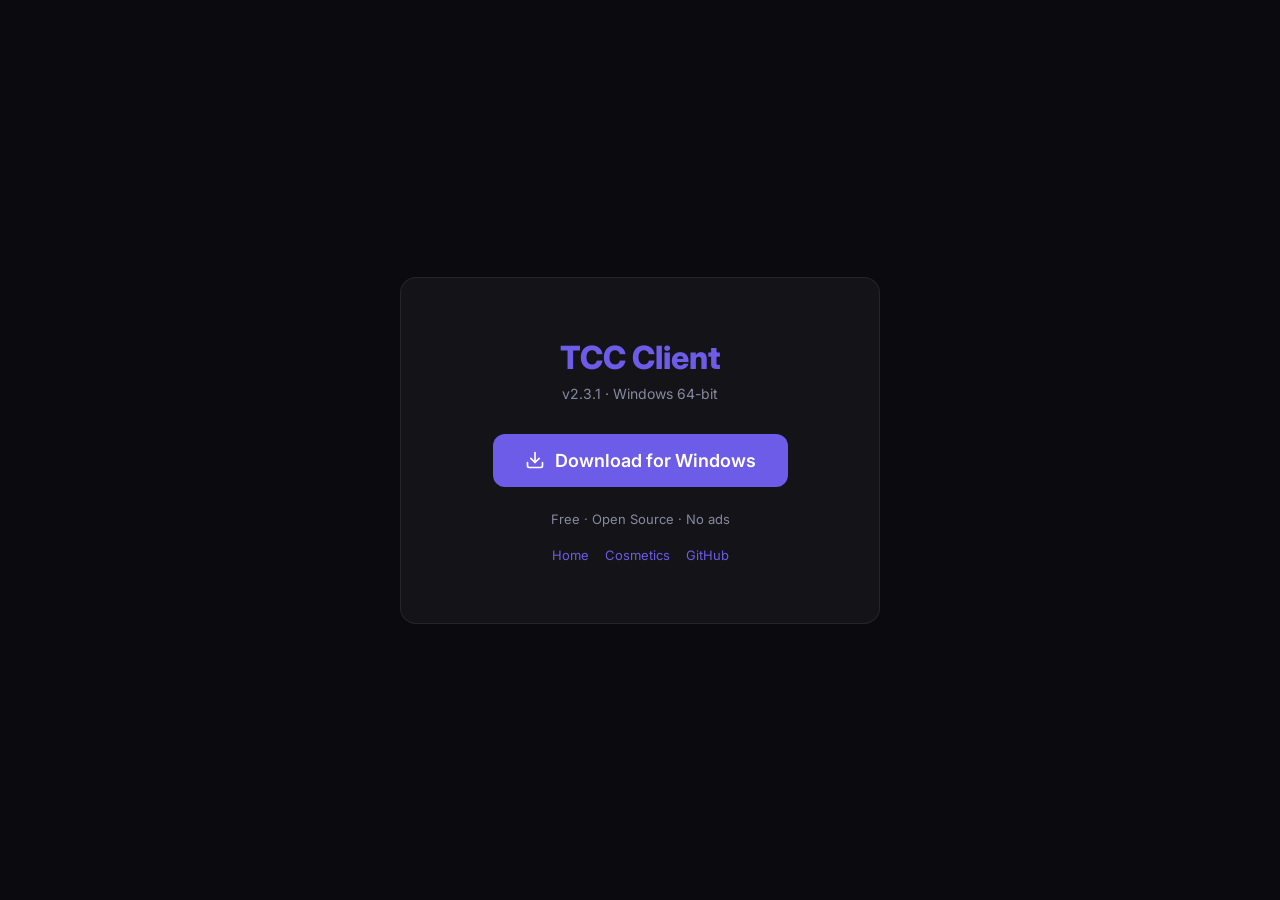
<file: backend/pages/download.html>
<!DOCTYPE html>
<html lang="en">
<head>
  <meta charset="utf-8">
  <meta name="viewport" content="width=device-width, initial-scale=1">
  <title>Download TCC Client</title>
  <link rel="icon" type="image/png" sizes="32x32" href="https://api.theazizi.space/favicon-32x32.png">
  <link href="https://fonts.googleapis.com/css2?family=Inter:wght@400;500;600;700;800&display=swap" rel="stylesheet">
  <style>
    *, *::before, *::after { box-sizing: border-box; margin: 0; padding: 0; }
    body {
      font-family: 'Inter', -apple-system, BlinkMacSystemFont, sans-serif;
      background: #0a0a0f;
      color: #e8e8ed;
      min-height: 100vh;
      display: flex;
      align-items: center;
      justify-content: center;
    }
    .card {
      text-align: center;
      padding: 60px 40px;
      background: rgba(255,255,255,0.04);
      border: 1px solid rgba(255,255,255,0.08);
      border-radius: 16px;
      max-width: 480px;
      width: 90%;
    }
    .logo { font-size: 32px; font-weight: 800; color: #6c5ce7; margin-bottom: 8px; }
    .version { color: #8888a0; font-size: 14px; margin-bottom: 32px; }
    .btn {
      display: inline-flex;
      align-items: center;
      gap: 10px;
      padding: 16px 32px;
      background: #6c5ce7;
      color: white;
      border: none;
      border-radius: 12px;
      font-size: 18px;
      font-weight: 600;
      cursor: pointer;
      text-decoration: none;
      transition: all 0.2s;
    }
    .btn:hover {
      transform: translateY(-2px);
      box-shadow: 0 8px 24px rgba(108,92,231,0.4);
    }
    .btn svg { width: 20px; height: 20px; }
    .info { margin-top: 24px; color: #8888a0; font-size: 13px; }
    .links { margin-top: 20px; display: flex; gap: 16px; justify-content: center; }
    .links a { color: #6c5ce7; font-size: 13px; text-decoration: none; }
    .links a:hover { text-decoration: underline; }
  </style>
</head>
<body>
  <div class="card">
    <div class="logo">TCC Client</div>
    <div class="version">v2.3.1 · Windows 64-bit</div>
    <a href="/tcc/latest" class="btn">
      <svg viewBox="0 0 24 24" fill="none" stroke="currentColor" stroke-width="2" stroke-linecap="round" stroke-linejoin="round">
        <path d="M21 15v4a2 2 0 0 1-2 2H5a2 2 0 0 1-2-2v-4"/>
        <polyline points="7 10 12 15 17 10"/>
        <line x1="12" y1="15" x2="12" y2="3"/>
      </svg>
      Download for Windows
    </a>
    <div class="info">Free · Open Source · No ads</div>
    <div class="links">
      <a href="https://theazizi.space">Home</a>
      <a href="https://store.theazizi.space">Cosmetics</a>
      <a href="https://github.com/pnbx/TCC-Launcher">GitHub</a>
    </div>
  </div>
</body>
</html>
</file>
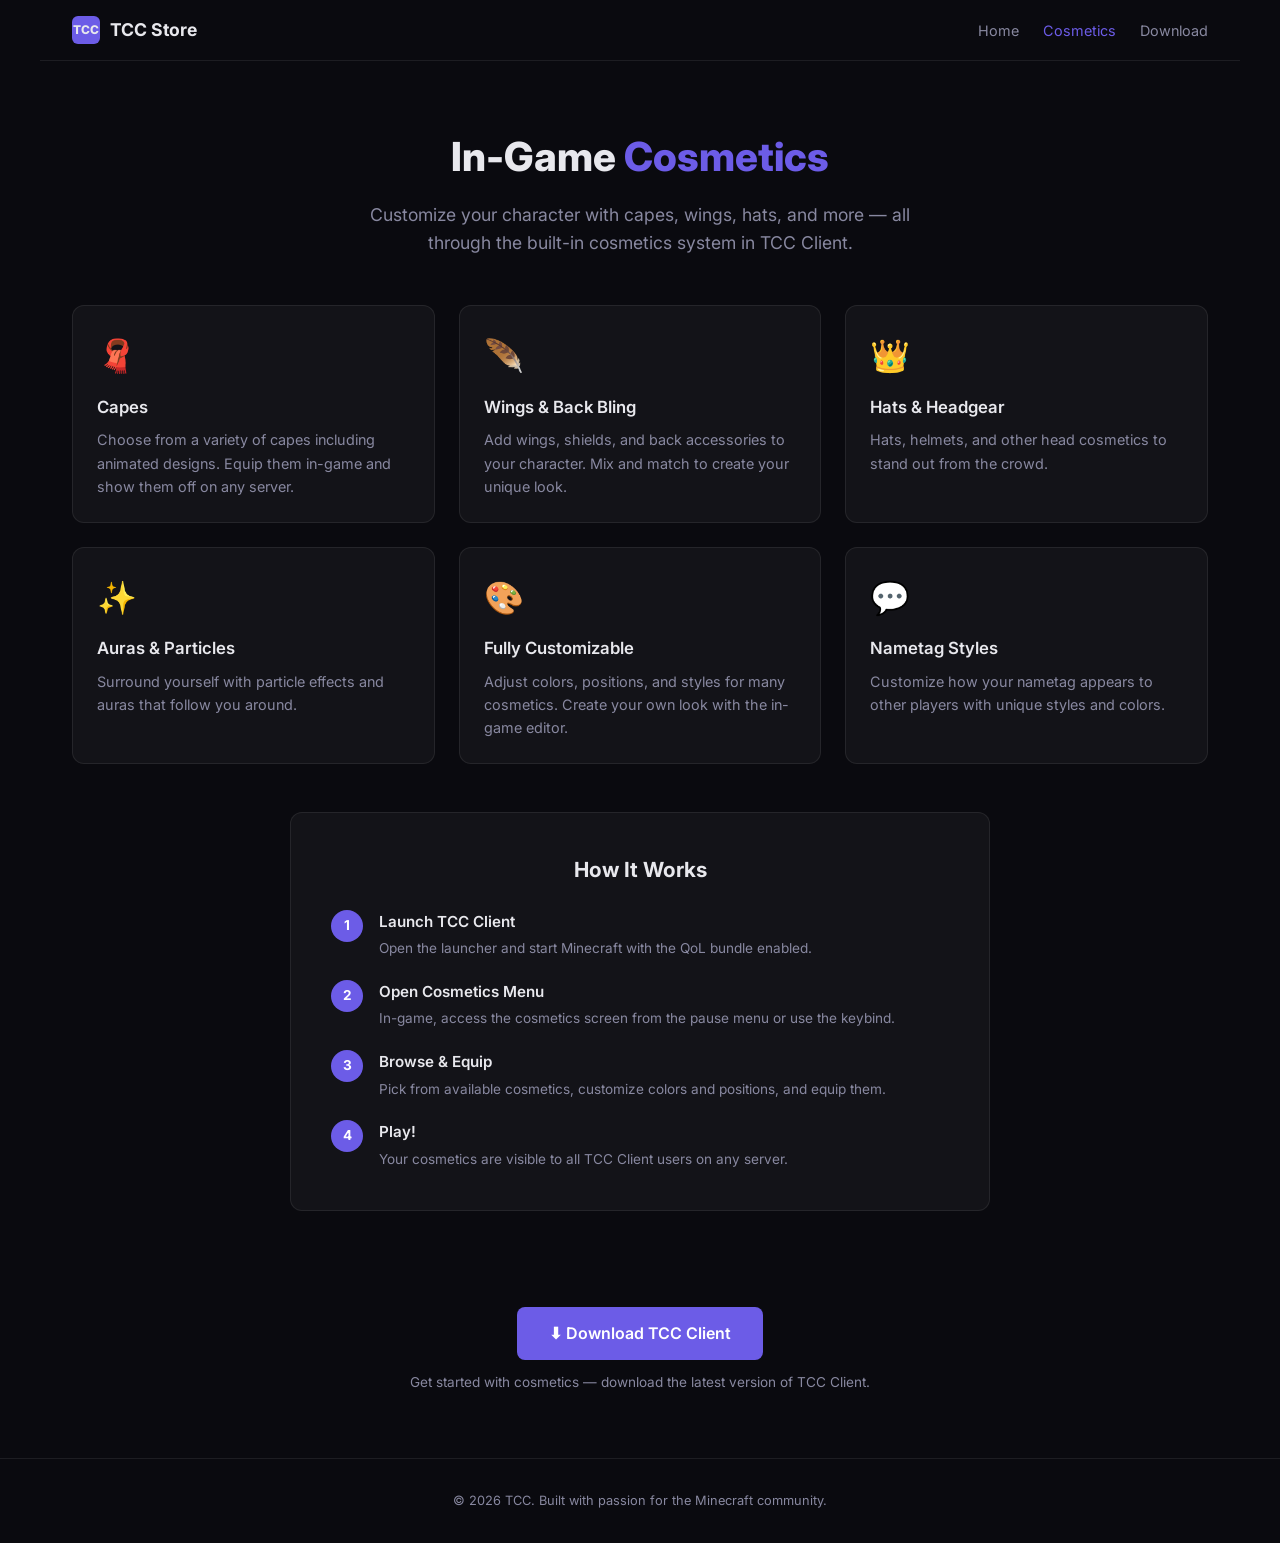
<file: backend/pages/store.html>
<!DOCTYPE html>
<html lang="en">
<head>
  <meta charset="utf-8">
  <meta name="viewport" content="width=device-width, initial-scale=1">
  <title>TCC Store — Cosmetics</title>
  <link rel="icon" type="image/png" sizes="32x32" href="images/favicon-32x32.png">
  <link rel="preconnect" href="https://fonts.googleapis.com">
  <link rel="preconnect" href="https://fonts.gstatic.com" crossorigin>
  <link href="https://fonts.googleapis.com/css2?family=Inter:wght@400;500;600;700&display=swap" rel="stylesheet">
  <style>
    *, *::before, *::after { box-sizing: border-box; margin: 0; padding: 0; }
    :root {
      --bg: #0a0a0f;
      --surface: rgba(255,255,255,0.04);
      --surface-hover: rgba(255,255,255,0.08);
      --border: rgba(255,255,255,0.08);
      --text: #e8e8ed;
      --text-muted: #8888a0;
      --accent: #6c5ce7;
      --accent-glow: rgba(108,92,231,0.25);
      --green: #00d26a;
      --green-bg: rgba(0,210,106,0.12);
      --radius: 12px;
      --max-w: 1200px;
    }
    body {
      font-family: 'Inter', -apple-system, BlinkMacSystemFont, sans-serif;
      background: var(--bg);
      color: var(--text);
      line-height: 1.6;
      min-height: 100vh;
    }

    /* Nav */
    .nav {
      display: flex; align-items: center; justify-content: space-between;
      padding: 1rem 2rem; border-bottom: 1px solid var(--border);
      max-width: var(--max-w); margin: 0 auto;
    }
    .nav-brand { display: flex; align-items: center; gap: 0.6rem; font-weight: 700; font-size: 1.1rem; }
    .nav-brand .icon { width: 28px; height: 28px; background: var(--accent); border-radius: 6px; display: flex; align-items: center; justify-content: center; font-size: 0.75rem; font-weight: 800; }
    .nav-links { display: flex; gap: 1.5rem; }
    .nav-links a { color: var(--text-muted); text-decoration: none; font-size: 0.9rem; transition: color 0.2s; }
    .nav-links a:hover, .nav-links a.active { color: var(--text); }
    .nav-links a.active { color: var(--accent); }

    /* Hero */
    .hero {
      text-align: center; padding: 4rem 2rem 3rem;
      max-width: var(--max-w); margin: 0 auto;
    }
    .hero h1 { font-size: 2.5rem; font-weight: 800; margin-bottom: 0.75rem; }
    .hero h1 span { color: var(--accent); }
    .hero p { color: var(--text-muted); font-size: 1.1rem; max-width: 600px; margin: 0 auto; }

    /* Features */
    .features {
      display: grid; grid-template-columns: repeat(auto-fit, minmax(280px, 1fr));
      gap: 1.5rem; padding: 0 2rem 3rem;
      max-width: var(--max-w); margin: 0 auto;
    }
    .feature-card {
      background: var(--surface); border: 1px solid var(--border);
      border-radius: var(--radius); padding: 1.5rem;
      transition: border-color 0.2s, transform 0.2s;
    }
    .feature-card:hover { border-color: var(--accent); transform: translateY(-2px); }
    .feature-icon { font-size: 2rem; margin-bottom: 0.75rem; }
    .feature-card h3 { font-size: 1.05rem; font-weight: 600; margin-bottom: 0.5rem; }
    .feature-card p { color: var(--text-muted); font-size: 0.9rem; }

    /* Steps */
    .steps {
      background: var(--surface); border: 1px solid var(--border);
      border-radius: var(--radius); padding: 2.5rem;
      max-width: 700px; margin: 0 auto 3rem;
    }
    .steps h2 { font-size: 1.3rem; font-weight: 700; margin-bottom: 1.5rem; text-align: center; }
    .step { display: flex; gap: 1rem; margin-bottom: 1.25rem; }
    .step:last-child { margin-bottom: 0; }
    .step-num {
      width: 32px; height: 32px; border-radius: 50%;
      background: var(--accent); color: #fff; font-weight: 700; font-size: 0.85rem;
      display: flex; align-items: center; justify-content: center; flex-shrink: 0;
    }
    .step-text h4 { font-size: 0.95rem; font-weight: 600; margin-bottom: 0.25rem; }
    .step-text p { color: var(--text-muted); font-size: 0.85rem; }

    /* CTA */
    .cta {
      text-align: center; padding: 3rem 2rem 4rem;
      max-width: var(--max-w); margin: 0 auto;
    }
    .cta-btn {
      display: inline-flex; align-items: center; gap: 0.5rem;
      background: var(--accent); color: #fff; border: none;
      padding: 0.85rem 2rem; border-radius: 8px; font-size: 1rem;
      font-weight: 600; text-decoration: none; cursor: pointer;
      transition: opacity 0.2s;
    }
    .cta-btn:hover { opacity: 0.9; }
    .cta-sub { color: var(--text-muted); font-size: 0.85rem; margin-top: 0.75rem; }

    /* Footer */
    .footer {
      text-align: center; padding: 2rem;
      border-top: 1px solid var(--border);
      color: var(--text-muted); font-size: 0.8rem;
    }
  </style>
</head>
<body>
  <nav class="nav">
    <div class="nav-brand">
      <div class="icon">TCC</div>
      <span>TCC Store</span>
    </div>
    <div class="nav-links">
      <a href="/">Home</a>
      <a href="/store" class="active">Cosmetics</a>
      <a href="/tcc/latest">Download</a>
    </div>
  </nav>

  <section class="hero">
    <h1>In-Game <span>Cosmetics</span></h1>
    <p>Customize your character with capes, wings, hats, and more — all through the built-in cosmetics system in TCC Client.</p>
  </section>

  <section class="features">
    <div class="feature-card">
      <div class="feature-icon">🧣</div>
      <h3>Capes</h3>
      <p>Choose from a variety of capes including animated designs. Equip them in-game and show them off on any server.</p>
    </div>
    <div class="feature-card">
      <div class="feature-icon">🪶</div>
      <h3>Wings & Back Bling</h3>
      <p>Add wings, shields, and back accessories to your character. Mix and match to create your unique look.</p>
    </div>
    <div class="feature-card">
      <div class="feature-icon">👑</div>
      <h3>Hats & Headgear</h3>
      <p>Hats, helmets, and other head cosmetics to stand out from the crowd.</p>
    </div>
    <div class="feature-card">
      <div class="feature-icon">✨</div>
      <h3>Auras & Particles</h3>
      <p>Surround yourself with particle effects and auras that follow you around.</p>
    </div>
    <div class="feature-card">
      <div class="feature-icon">🎨</div>
      <h3>Fully Customizable</h3>
      <p>Adjust colors, positions, and styles for many cosmetics. Create your own look with the in-game editor.</p>
    </div>
    <div class="feature-card">
      <div class="feature-icon">💬</div>
      <h3>Nametag Styles</h3>
      <p>Customize how your nametag appears to other players with unique styles and colors.</p>
    </div>
  </section>

  <section class="steps">
    <h2>How It Works</h2>
    <div class="step">
      <div class="step-num">1</div>
      <div class="step-text">
        <h4>Launch TCC Client</h4>
        <p>Open the launcher and start Minecraft with the QoL bundle enabled.</p>
      </div>
    </div>
    <div class="step">
      <div class="step-num">2</div>
      <div class="step-text">
        <h4>Open Cosmetics Menu</h4>
        <p>In-game, access the cosmetics screen from the pause menu or use the keybind.</p>
      </div>
    </div>
    <div class="step">
      <div class="step-num">3</div>
      <div class="step-text">
        <h4>Browse & Equip</h4>
        <p>Pick from available cosmetics, customize colors and positions, and equip them.</p>
      </div>
    </div>
    <div class="step">
      <div class="step-num">4</div>
      <div class="step-text">
        <h4>Play!</h4>
        <p>Your cosmetics are visible to all TCC Client users on any server.</p>
      </div>
    </div>
  </section>

  <section class="cta">
    <a href="/tcc/latest" class="cta-btn">⬇ Download TCC Client</a>
    <p class="cta-sub">Get started with cosmetics — download the latest version of TCC Client.</p>
  </section>

  <footer class="footer">
    <p>© 2026 TCC. Built with passion for the Minecraft community.</p>
  </footer>
</body>
</html>
</file>
